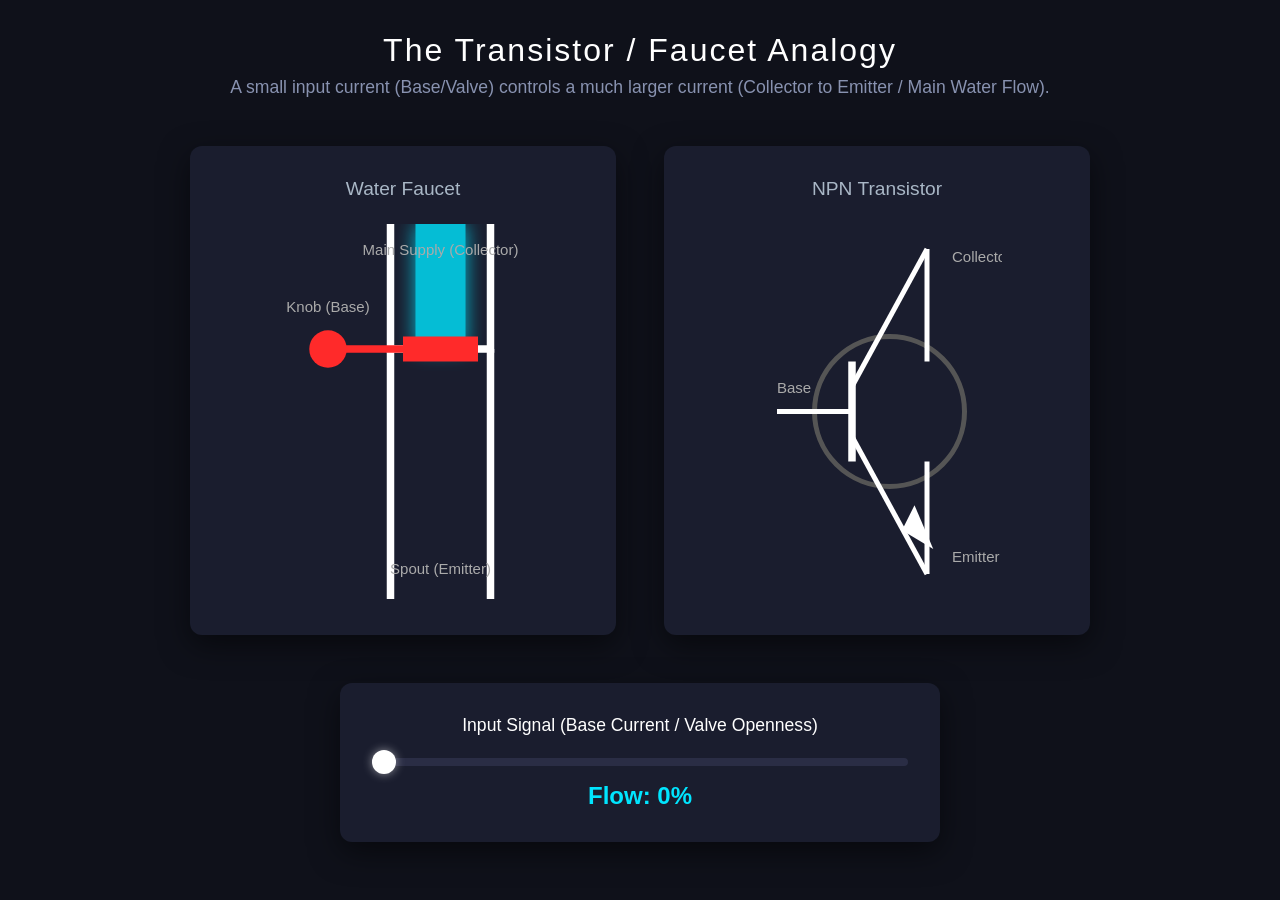
<file: chapters/faucet/index.html>
<!DOCTYPE html>
<html lang="en">

<head>
    <meta charset="UTF-8">
    <meta name="viewport" content="width=device-width, initial-scale=1.0">
    <title>Transistor Faucet Analogy</title>
    <link rel="stylesheet" href="styles.css">
</head>

<body>
    <header>
        <h1>The Transistor / Faucet Analogy</h1>
        <p>A small input current (Base/Valve) controls a much larger current (Collector to Emitter / Main Water Flow).
        </p>
    </header>

    <main class="demo-container">
        <div class="panel">
            <h2>Water Faucet</h2>
            <div class="svg-container">
                <svg viewBox="0 0 200 300" xmlns="http://www.w3.org/2000/svg">
                    <rect id="water-flow" x="110" y="100" width="0" height="200" fill="#00e5ff" opacity="0.8" />
                    <rect id="water-inlet" x="110" y="0" width="40" height="100" fill="#00e5ff" opacity="0.8" />

                    <path d="M 90 0 L 90 100 L 170 100 L 170 0" fill="none" stroke="#ffffff" stroke-width="6" />
                    <path d="M 90 100 L 90 300" fill="none" stroke="#ffffff" stroke-width="6" />
                    <path d="M 170 100 L 170 300" fill="none" stroke="#ffffff" stroke-width="6" />

                    <g id="valve-assembly">
                        <rect id="valve-gate" x="100" y="90" width="60" height="20" fill="#ff2a2a" />
                        <line x1="40" y1="100" x2="100" y2="100" stroke="#ff2a2a" stroke-width="6" />
                        <circle cx="40" cy="100" r="15" fill="#ff2a2a" />
                    </g>

                    <text x="130" y="25" fill="#aaa" font-size="12" text-anchor="middle">Main Supply (Collector)</text>
                    <text x="40" y="70" fill="#aaa" font-size="12" text-anchor="middle">Knob (Base)</text>
                    <text x="130" y="280" fill="#aaa" font-size="12" text-anchor="middle">Spout (Emitter)</text>
                </svg>
            </div>
        </div>

        <div class="panel">
            <h2>NPN Transistor</h2>
            <div class="svg-container">
                <svg viewBox="0 0 200 300" xmlns="http://www.w3.org/2000/svg">
                    <line id="base-flow" x1="20" y1="150" x2="80" y2="150" stroke="#ff2a2a" stroke-width="0"
                        opacity="0.5" />

                    <path id="main-flow" d="M 140 0 L 140 120 L 140 300" fill="none" stroke="#00e5ff" stroke-width="0"
                        opacity="0.5" />

                    <circle cx="110" cy="150" r="60" fill="none" stroke="#555" stroke-width="4" />
                    <line x1="80" y1="110" x2="80" y2="190" stroke="#fff" stroke-width="6" />
                    <line x1="20" y1="150" x2="80" y2="150" stroke="#fff" stroke-width="4" />
                    <line x1="140" y1="20" x2="140" y2="110" stroke="#fff" stroke-width="4" />
                    <line x1="140" y1="20" x2="80" y2="130" stroke="#fff" stroke-width="4" />

                    <line x1="80" y1="170" x2="140" y2="280" stroke="#fff" stroke-width="4" />
                    <line x1="140" y1="280" x2="140" y2="190" stroke="#fff" stroke-width="4" />

                    <polygon points="120,245 145,260 130,225" fill="#fff" />

                    <text x="160" y="30" fill="#aaa" font-size="12">Collector</text>
                    <text x="20" y="135" fill="#aaa" font-size="12">Base</text>
                    <text x="160" y="270" fill="#aaa" font-size="12">Emitter</text>
                </svg>
            </div>
        </div>
    </main>

    <div class="controls">
        <label for="control-slider">Input Signal (Base Current / Valve Openness)</label>
        <input type="range" id="control-slider" min="0" max="100" value="0">
        <div class="status-readout">Flow: <span id="flow-percentage">0</span>%</div>
    </div>

    <script src="app.js"></script>
</body>

</html>
</file>
<file: chapters/faucet/styles.css>
:root {
    --bg-color: #0f111a;
    --text-color: #ffffff;
    --panel-bg: #1a1d2e;
    --accent-water: #00e5ff;
    --accent-base: #ff2a2a;
}

* {
    box-sizing: border-box;
    margin: 0;
    padding: 0;
}

body {
    background-color: var(--bg-color);
    color: var(--text-color);
    font-family: 'Segoe UI', Roboto, Helvetica, Arial, sans-serif;
    display: flex;
    flex-direction: column;
    align-items: center;
    min-height: 100vh;
    padding: 2rem;
}

header {
    text-align: center;
    margin-bottom: 3rem;
}

header h1 {
    font-weight: 300;
    letter-spacing: 2px;
    margin-bottom: 0.5rem;
}

header p {
    color: #8892b0;
    font-size: 1.1rem;
}

.demo-container {
    display: flex;
    gap: 3rem;
    width: 100%;
    max-width: 900px;
    margin-bottom: 3rem;
    flex-wrap: wrap;
    justify-content: center;
}

.panel {
    background-color: var(--panel-bg);
    border-radius: 12px;
    padding: 2rem;
    flex: 1;
    min-width: 300px;
    box-shadow: 0 10px 30px rgba(0, 0, 0, 0.5);
    display: flex;
    flex-direction: column;
    align-items: center;
}

.panel h2 {
    font-size: 1.2rem;
    font-weight: 400;
    margin-bottom: 1.5rem;
    color: #a9b7c6;
}

.svg-container {
    width: 100%;
    max-width: 250px;
}

/* Enhancing the SVGs */
#water-flow,
#water-inlet {
    filter: drop-shadow(0 0 8px var(--accent-water));
    transition: width 0.1s, x 0.1s;
}

#main-flow {
    filter: drop-shadow(0 0 12px var(--accent-water));
}

#base-flow {
    filter: drop-shadow(0 0 8px var(--accent-base));
}

.controls {
    background-color: var(--panel-bg);
    padding: 2rem;
    border-radius: 12px;
    width: 100%;
    max-width: 600px;
    text-align: center;
    box-shadow: 0 10px 30px rgba(0, 0, 0, 0.5);
}

.controls label {
    display: block;
    margin-bottom: 1rem;
    font-size: 1.1rem;
    font-weight: 500;
}

input[type=range] {
    -webkit-appearance: none;
    width: 100%;
    background: transparent;
    margin-bottom: 1rem;
}

input[type=range]:focus {
    outline: none;
}

/* Custom Slider Styling */
input[type=range]::-webkit-slider-runnable-track {
    width: 100%;
    height: 8px;
    cursor: pointer;
    background: #2a2d45;
    border-radius: 4px;
}

input[type=range]::-webkit-slider-thumb {
    height: 24px;
    width: 24px;
    border-radius: 50%;
    background: var(--text-color);
    cursor: pointer;
    -webkit-appearance: none;
    margin-top: -8px;
    box-shadow: 0 0 10px rgba(255, 255, 255, 0.5);
}

.status-readout {
    font-size: 1.5rem;
    font-weight: bold;
    color: var(--accent-water);
}
</file>
